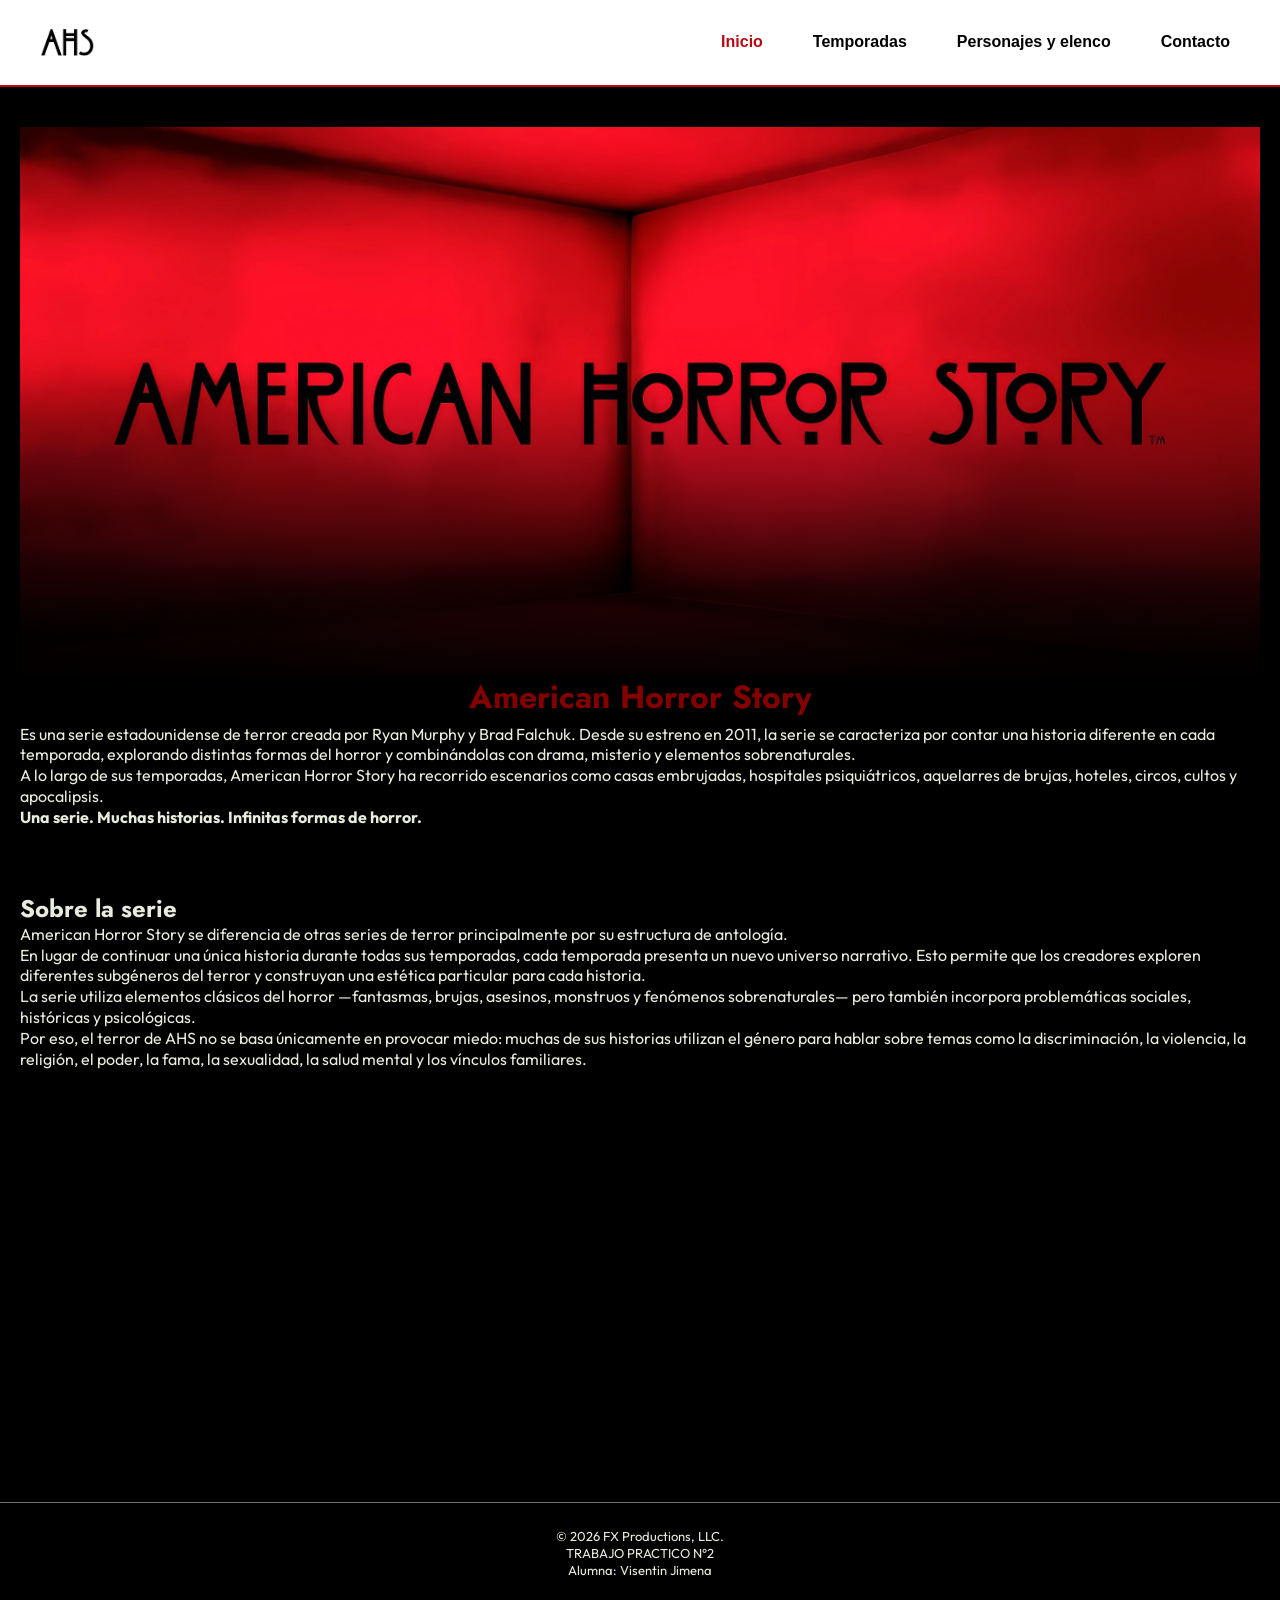
<file: index.html>
<!DOCTYPE html>
<html lang="es">
<head>
    <link rel="stylesheet" href="./css/global.css">
    <meta charset="UTF-8">
    <meta name="viewport" content="width=device-width, initial-scale=1.0">
    <title>INICIO</title>

    <link rel="preconnect" href="https://fonts.googleapis.com">
    <link rel="preconnect" href="https://fonts.gstatic.com" crossorigin>
    <link href="https://fonts.googleapis.com/css2?family=Outfit:wght@100..900&display=swap" rel="stylesheet">

    <link rel="preconnect" href="https://fonts.googleapis.com">
    <link rel="preconnect" href="https://fonts.gstatic.com" crossorigin>
    <link href="https://fonts.googleapis.com/css2?family=Jost:ital,wght@0,100..900;1,100..900&display=swap" rel="stylesheet">

    <link rel="stylesheet" href="css/global.css">
    <link rel="stylesheet" href="css/inicio.css">
    
    <link rel="shortcut icon" href="img/favicon.svg" type="image/x-icon">
</head>

<body>
    <header>
        <a href="index.html">
            <img src="img/AHS-LOGO.webp" alt="AHS-LOGO">
        </a>

        <nav>
            <ul>
                <li>
                    <a href="index.html" class="paginaActual">Inicio</a>
                </li>
                <li>
                    <a href="temporadas.html">Temporadas</a>
                </li>
                <li>
                    <a href="personajes.html">Personajes y elenco</a>
                </li>
                <li>
                    <a href="sobre.html">Contacto</a>
                </li>
            </ul>
        </nav>
    </header>

    <main>
        <section class="hero">
            <img src="img/banner-principal.webp" alt="banner-principal">
            <h1>American Horror Story</h1>
            <div class="textoHero">

                <p>Es una serie estadounidense de terror creada por Ryan Murphy y Brad Falchuk. Desde su estreno en 2011, la serie se caracteriza por contar una historia diferente en cada temporada, explorando distintas formas del horror y combinándolas con drama, misterio y elementos sobrenaturales.</p>
                <p>A lo largo de sus temporadas, American Horror Story ha recorrido escenarios como casas embrujadas, hospitales psiquiátricos, aquelarres de brujas, hoteles, circos, cultos y apocalipsis.</p>
                <p>
                    <strong>Una serie. Muchas historias. Infinitas formas de horror.</strong>
                </p>
                
            </div>
        </section>
        <section>
            <h2>Sobre la serie</h2>
             <div>
                 <p>American Horror Story se diferencia de otras series de terror principalmente por su estructura de antología.</p>
                 <P>En lugar de continuar una única historia durante todas sus temporadas, cada temporada presenta un nuevo universo narrativo. Esto permite que los creadores exploren diferentes subgéneros del terror y construyan una estética particular para cada historia.</P>
                 <P>La serie utiliza elementos clásicos del horror —fantasmas, brujas, asesinos, monstruos y fenómenos sobrenaturales— pero también incorpora problemáticas sociales, históricas y psicológicas.</P>
                 <P>Por eso, el terror de AHS no se basa únicamente en provocar miedo: muchas de sus historias utilizan el género para hablar sobre temas como la discriminación, la violencia, la religión, el poder, la fama, la sexualidad, la salud mental y los vínculos familiares.</P>
             </div>

        </section>
        <section class="playlist">
            <iframe data-testid="embed-iframe" style="border-radius:12px" src="https://open.spotify.com/embed/playlist/5Vlx6B10GA0cK6dotvrsnj?utm_source=generator&si=80122e6999e44d10" width="100%" height="352" frameBorder="0" allowfullscreen="" allow="autoplay; clipboard-write; encrypted-media; fullscreen; picture-in-picture" loading="lazy"></iframe>
        </section>
    </main>
    
    <footer>
        <p>&copy; 2026 FX Productions, LLC.</p>
        <p>TRABAJO PRACTICO N°2</p>
        <p>Alumna: Visentin Jimena </p>
    </footer>
</body>
</html>
</file>
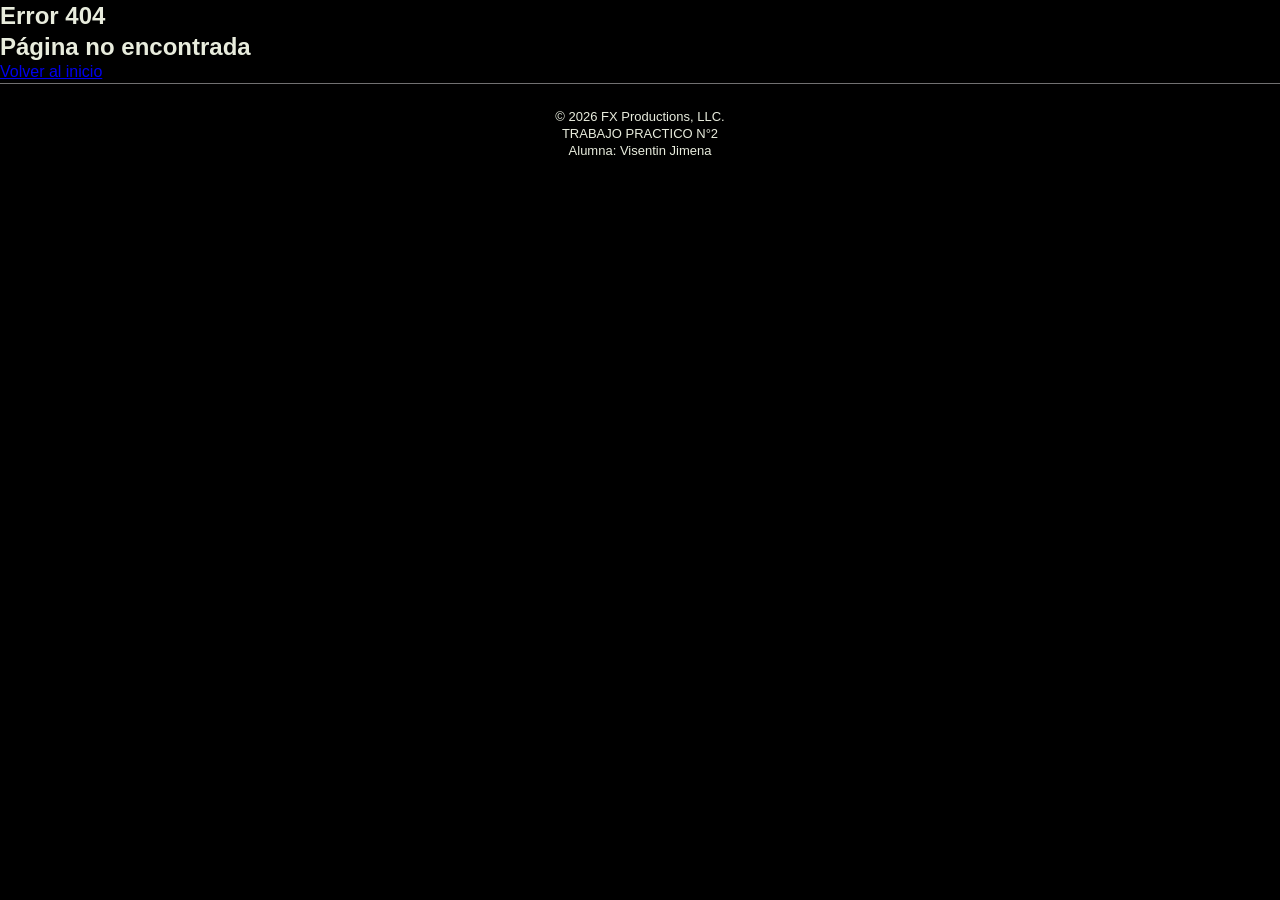
<file: 404ERROR.html>
<!DOCTYPE html>
<html lang="en">
<head>
    <meta charset="UTF-8">
    <meta name="viewport" content="width=device-width, initial-scale=1.0">
    <title>404ERROR</title>
    
    <link rel="stylesheet" href="css/global.css">
    
    <link rel="shortcut icon" href="img/favicon.svg" type="image/x-icon">
</head>
<body>
    <section>
        <h1>Error 404</h1>
        <h2>Página no encontrada</h2>
        <a href="index.html">Volver al inicio</a>
    </section>

    <footer>
        <p>&copy; 2026 FX Productions, LLC.</p>
        <p>TRABAJO PRACTICO N°2</p>
        <p>Alumna: Visentin Jimena </p>
    </footer>
</body>
</html>
</file>
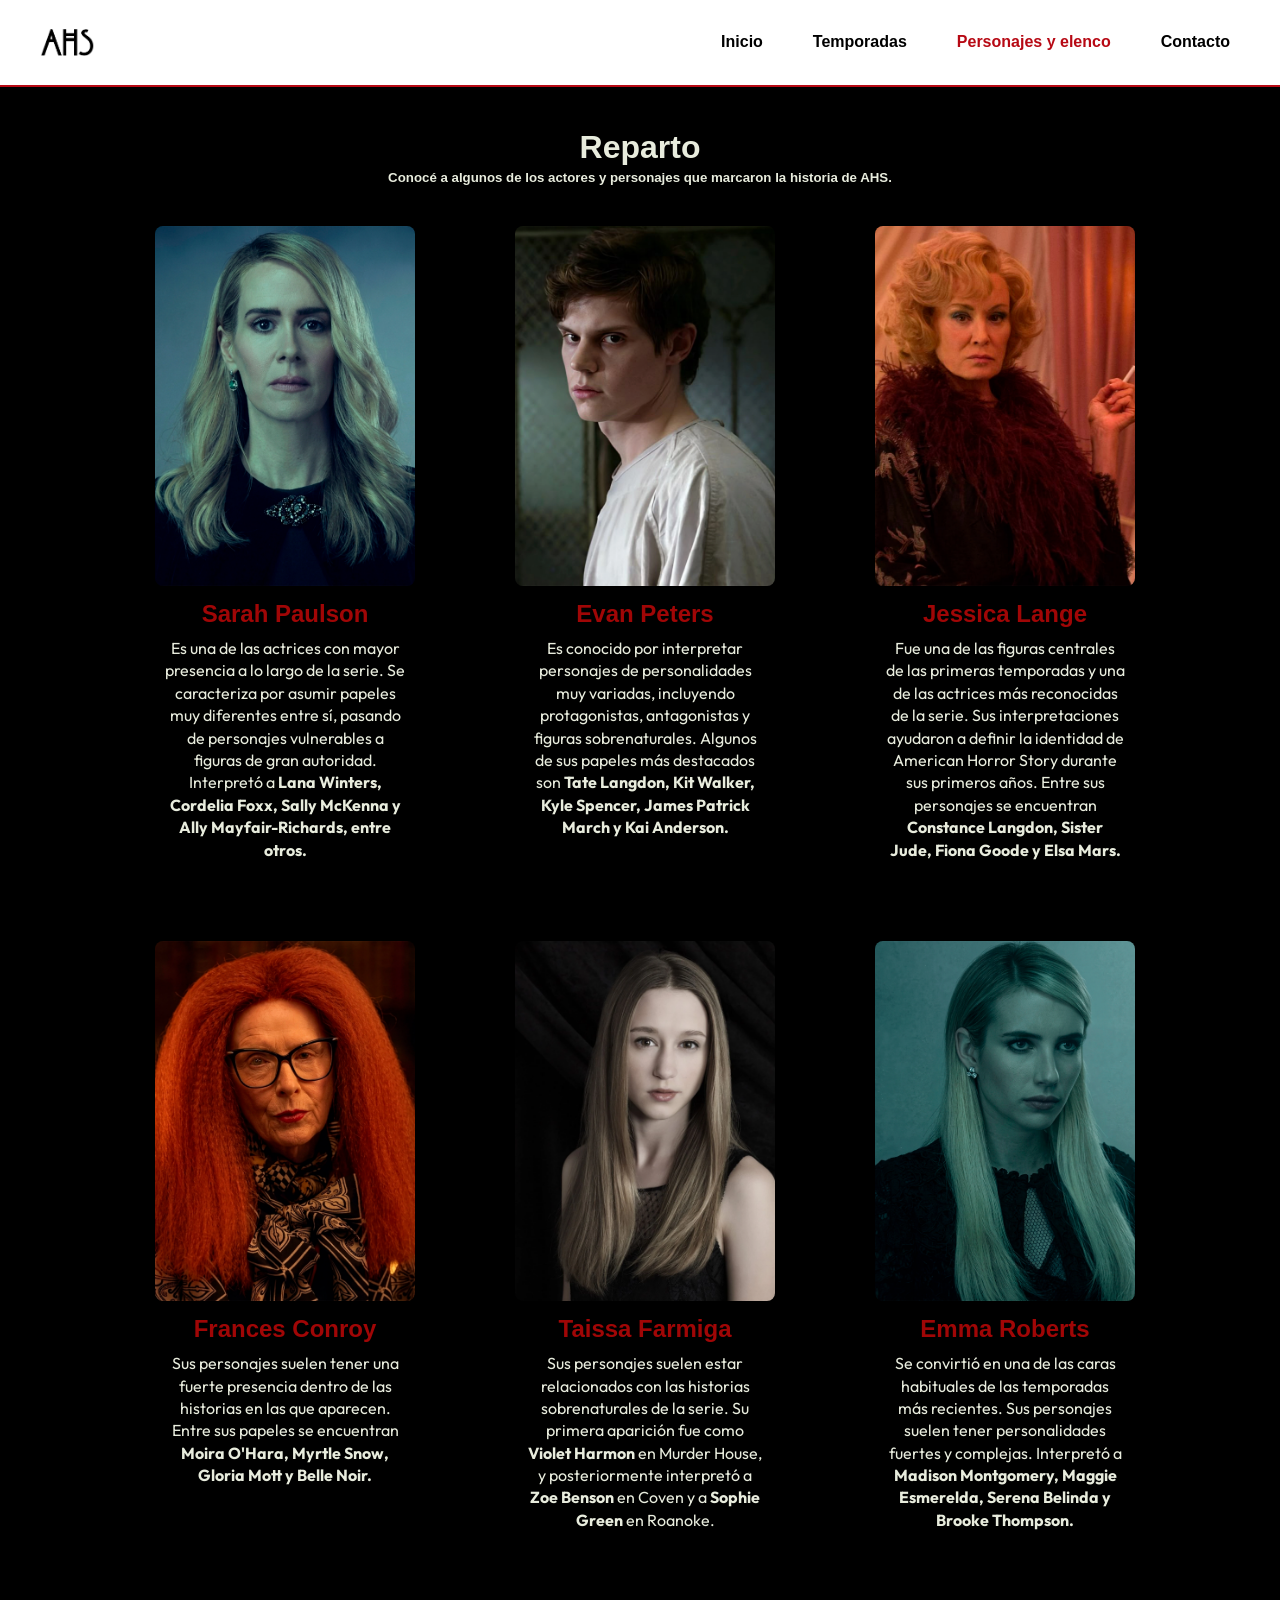
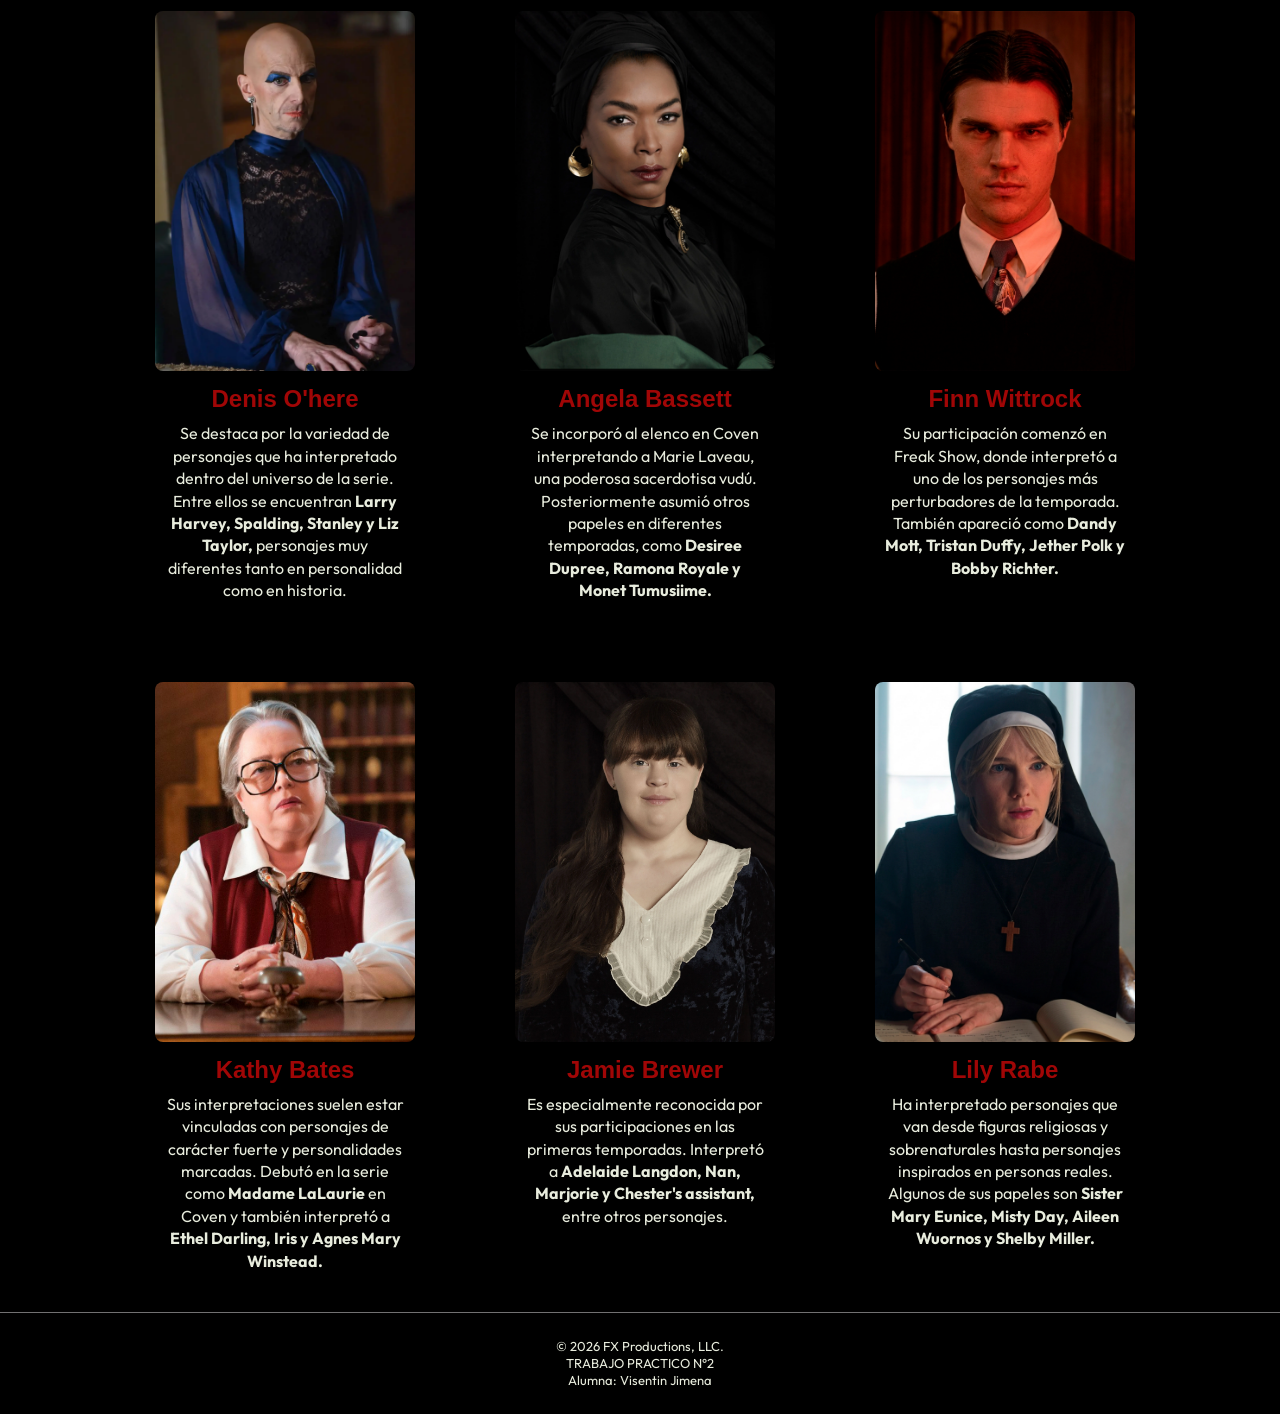
<file: personajes.html>
<!DOCTYPE html>
<html lang="es">
<head>
    <link rel="stylesheet" href="./css/global.css">
    <meta charset="UTF-8">
    <meta name="viewport" content="width=device-width, initial-scale=1.0">
    <title>PERSONAJES</title>

    <link rel="preconnect" href="https://fonts.googleapis.com">
    <link rel="preconnect" href="https://fonts.gstatic.com" crossorigin>
    <link href="https://fonts.googleapis.com/css2?family=Outfit:wght@100..900&display=swap" rel="stylesheet">

    <link rel="preconnect" href="https://fonts.googleapis.com">
    <link rel="preconnect" href="https://fonts.gstatic.com" crossorigin>
    <link href="https://fonts.googleapis.com/css2?family=Special+Elite&display=swap" rel="stylesheet">

    <link rel="stylesheet" href="css/global.css">
    <link rel="stylesheet" href="css/personajes.css">

    <link rel="shortcut icon" href="img/favicon.svg" type="image/x-icon">
</head>

<body>
    <header>
        <a href="index.html">
           <img src="img/AHS-LOGO.webp" alt="AHS-LOGO">
        </a>

         <nav>
            <ul>
                <li>
                    <a href="index.html">Inicio</a>
                </li>
                <li>
                    <a href="temporadas.html">Temporadas</a>
                </li>
                <li>
                    <a href="personajes.html" class="paginaActual">Personajes y elenco</a>
                </li>
                <li>
                    <a href="sobre.html">Contacto</a>
                </li>
            </ul>
        </nav>
    </header>
    <main>
      <h1 class="Reparto">
        Reparto
      </h1>
      <h5 class="Reparto"> Conocé a algunos de los actores y personajes que marcaron la historia de AHS.</h5>
    <section class="actores">

    <div class="Personajes">
        <div class="imgContenedor"><img src="img/sarah-paulson.webp" alt="sarah-paulson">
        </div>
        <h2>Sarah Paulson</h2>
        <p>Es una de las actrices con mayor presencia a lo largo de la serie. Se caracteriza por asumir papeles muy diferentes entre sí, pasando de personajes vulnerables a figuras de gran autoridad. Interpretó a <strong>Lana Winters, Cordelia Foxx, Sally McKenna y Ally Mayfair-Richards, entre otros.</strong>
        </p>
    </div>

    <div class="Personajes">
      <div class="imgContenedor"><img src="img/evan-peters.webp" alt="evan-peters">
      </div>
      <h2>Evan Peters</h2>
      <p>Es conocido por interpretar personajes de personalidades muy variadas, incluyendo protagonistas, antagonistas y figuras sobrenaturales. Algunos de sus papeles más destacados son <strong>Tate Langdon, Kit Walker, Kyle Spencer, James Patrick March y Kai Anderson.</strong>
    </p>
    </div>

    <div class="Personajes">
      <div class="imgContenedor"><img src="img/jessica-lange.webp" alt="jessica-lange">
      </div>
      <h2>Jessica Lange</h2>
      <p>Fue una de las figuras centrales de las primeras temporadas y una de las actrices más reconocidas de la serie. Sus interpretaciones ayudaron a definir la identidad de American Horror Story durante sus primeros años. Entre sus personajes se encuentran <strong>Constance Langdon, Sister Jude, Fiona Goode y Elsa Mars.</strong>
    </p>
    </div>

    <div class="Personajes">
      <div class="imgContenedor"><img src="img/frances-conroy.webp" alt="frances-conroy">
      </div>
      <h2>Frances Conroy</h2>
      <p>Sus personajes suelen tener una fuerte presencia dentro de las historias en las que aparecen. Entre sus papeles se encuentran <strong>Moira O'Hara, Myrtle Snow, Gloria Mott y Belle Noir.</strong>
    </p>
    </div>

    <div class="Personajes">
      <div class="imgContenedor"><img src="img/taissa-farmiga.webp" alt="taissa-farmiga">
      </div>
      <h2>Taissa Farmiga</h2>
      <p>Sus personajes suelen estar relacionados con las historias sobrenaturales de la serie. Su primera aparición fue como <strong>Violet Harmon</strong> en Murder House, y posteriormente interpretó a <strong>Zoe Benson</strong> en Coven y a <strong>Sophie Green</strong> en Roanoke.</p>
    </div>

    <div class="Personajes">
      <div class="imgContenedor"><img src="img/emma-roberts.webp" alt="emma-roberts">
      </div>
      <h2>Emma Roberts</h2>
      <p>Se convirtió en una de las caras habituales de las temporadas más recientes. Sus personajes suelen tener personalidades fuertes y complejas. Interpretó a <strong>Madison Montgomery, Maggie Esmerelda, Serena Belinda y Brooke Thompson.</strong>
    </p>
    </div>

    <div class="Personajes">
      <div class="imgContenedor"><img src="img/denis-ohare.webp" alt="denis-ohare">
      </div>
      <h2>Denis O'here</h2>
      <p>Se destaca por la variedad de personajes que ha interpretado dentro del universo de la serie. Entre ellos se encuentran <strong>Larry Harvey, Spalding, Stanley y Liz Taylor,</strong> personajes muy diferentes tanto en personalidad como en historia.
    </p>
    </div>

    <div class="Personajes">
      <div class="imgContenedor"><img src="img/angela-bassett.webp" alt="angela-bassett">
      </div>
      <h2>Angela Bassett</h2>
      <p>Se incorporó al elenco en Coven interpretando a Marie Laveau, una poderosa sacerdotisa vudú. Posteriormente asumió otros papeles en diferentes temporadas, como <strong>Desiree Dupree, Ramona Royale y Monet Tumusiime.</strong>
    </p>
    </div>

    <div class="Personajes">
      <div class="imgContenedor"><img src="img/finn-wittrock.webp" alt="finn-wittrock">
      </div>
      <h2>Finn Wittrock</h2>
      <p>Su participación comenzó en Freak Show, donde interpretó a uno de los personajes más perturbadores de la temporada. También apareció como <strong>Dandy Mott, Tristan Duffy, Jether Polk y Bobby Richter.</strong>
    </p>
    </div>
    
    <div class="Personajes">
      <div class="imgContenedor"><img src="img/kathy-bates.webp" alt="kathy-bates">
      </div>
      <h2>Kathy Bates</h2>
      <p>Sus interpretaciones suelen estar vinculadas con personajes de carácter fuerte y personalidades marcadas. Debutó en la serie como <strong>Madame LaLaurie</strong> en Coven y también interpretó a <strong>Ethel Darling, Iris y Agnes Mary Winstead.</strong>
    </p>
    </div>

    <div class="Personajes">
      <div class="imgContenedor"><img src="img/jamie-brewer.webp" alt="jamie-brewer">
      </div>
      <h2>Jamie Brewer</h2>
      <p>Es especialmente reconocida por sus participaciones en las primeras temporadas. Interpretó a <strong>Adelaide Langdon, Nan, Marjorie y Chester's assistant,</strong> entre otros personajes.
    </p>
    </div>
    
    <div class="Personajes">
      <div class="imgContenedor"><img src="img/lily-rabe.webp" alt="lily-rabe">
      </div>
      <h2>Lily Rabe</h2>
      <p>Ha interpretado personajes que van desde figuras religiosas y sobrenaturales hasta personajes inspirados en personas reales. Algunos de sus papeles son <strong>Sister Mary Eunice, Misty Day, Aileen Wuornos y Shelby Miller.</strong>
    </p>
    </div>

  </section>
    </main>
    <footer>
        <p>&copy; 2026 FX Productions, LLC.</p>
        <p>TRABAJO PRACTICO N°2</p>
        <p>Alumna: Visentin Jimena </p>
    </footer>
</body>
</html>
</file>
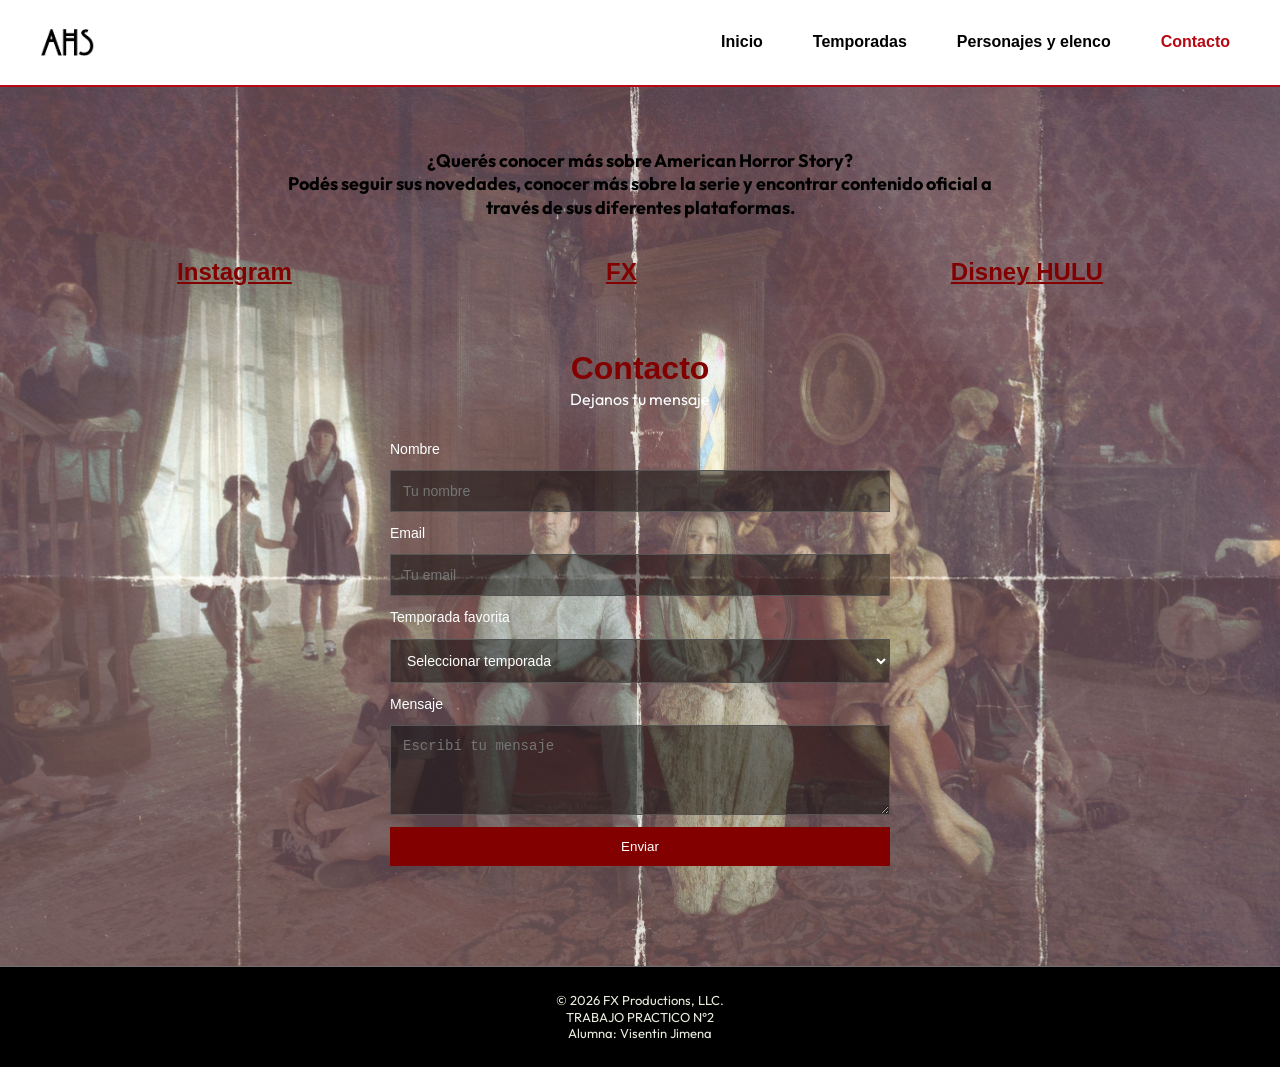
<file: sobre.html>
<!DOCTYPE html>
<html lang="es">
<head>
    <link rel="stylesheet" href="./css/global.css">
    <meta charset="UTF-8">
    <meta name="viewport" content="width=device-width, initial-scale=1.0">
    <title>CONTACTO</title>

    <link rel="preconnect" href="https://fonts.googleapis.com">
    <link rel="preconnect" href="https://fonts.gstatic.com" crossorigin>
    <link href="https://fonts.googleapis.com/css2?family=Outfit:wght@100..900&display=swap" rel="stylesheet">

    <link rel="preconnect" href="https://fonts.googleapis.com">
    <link rel="preconnect" href="https://fonts.gstatic.com" crossorigin>
    <link href="https://fonts.googleapis.com/css2?family=Special+Elite&display=swap" rel="stylesheet">

    <link rel="stylesheet" href="css/global.css">
    <link rel="stylesheet" href="css/contacto.css">

    <link rel="shortcut icon" href="img/favicon.svg" type="image/x-icon">
</head>

<body>

    <header>
        <a href="index.html">
           <img src="img/AHS-LOGO.webp" alt="AHS-LOGO">
        </a>
  <nav>
            <ul>
                <li>
                    <a href="index.html">Inicio</a>
                </li>
                <li>
                    <a href="temporadas.html">Temporadas</a>
                </li>
                <li>
                    <a href="personajes.html">Personajes y elenco</a>
                </li>
                <li>
                    <a href="sobre.html" class="paginaActual">Contacto</a>
                </li>
            </ul>
        </nav>
    </header>

    <main class="imgContacto">
        <div>
            <p class="textoContacto">
            <strong>¿Querés conocer más sobre American Horror Story?</strong>
            </p> 
            <P class="textoContacto2"> Podés seguir sus novedades, conocer más sobre la serie y encontrar contenido oficial a través de sus diferentes plataformas.
            </P>
            
        </div>
        <div class="enlases">

         <a href="https://www.instagram.com/ahsfx?stkn=MWtxN3FmMTY1ZHJ5Ng==" class="textoIg">
            Instagram 
        </a>
        <a href="https://www.fxnetworks.com/" class="textoFx"> FX        
        </a>
        <a href=https://www.disneyplus.com/es-ar class="textoDisney"> Disney HULU 
        </a>
        </div>
        
    <section class="contacto">
        <h1>Contacto</h1>
        <p>Dejanos tu mensaje</p>

        <form>

            <label for="nombre">Nombre</label>
            <input type="text" id="nombre" placeholder="Tu nombre">

            <label for="email">Email</label>
            <input type="email" id="email" placeholder="Tu email">

            <label for="temporada">Temporada favorita</label>
            <select id="temporada">
                <option>Seleccionar temporada</option>
                <option>Murder House</option>
                <option>Asylum</option>
                <option>Coven</option>
                <option>Hotel</option>
                <option>Freak Show</option>
                <option>Otra</option>
            </select>

            <label for="mensaje">Mensaje</label>
            <textarea id="mensaje" rows="4" placeholder="Escribí tu mensaje"></textarea>

            <button type="submit">Enviar</button>

        </form>

    </section>
    
    </main>
     <footer>
        <p>&copy; 2026 FX Productions, LLC.</p></p>
        <p>TRABAJO PRACTICO N°2</p>
        <p>Alumna: Visentin Jimena </p>
    </footer>
</body>
</html>
</file>
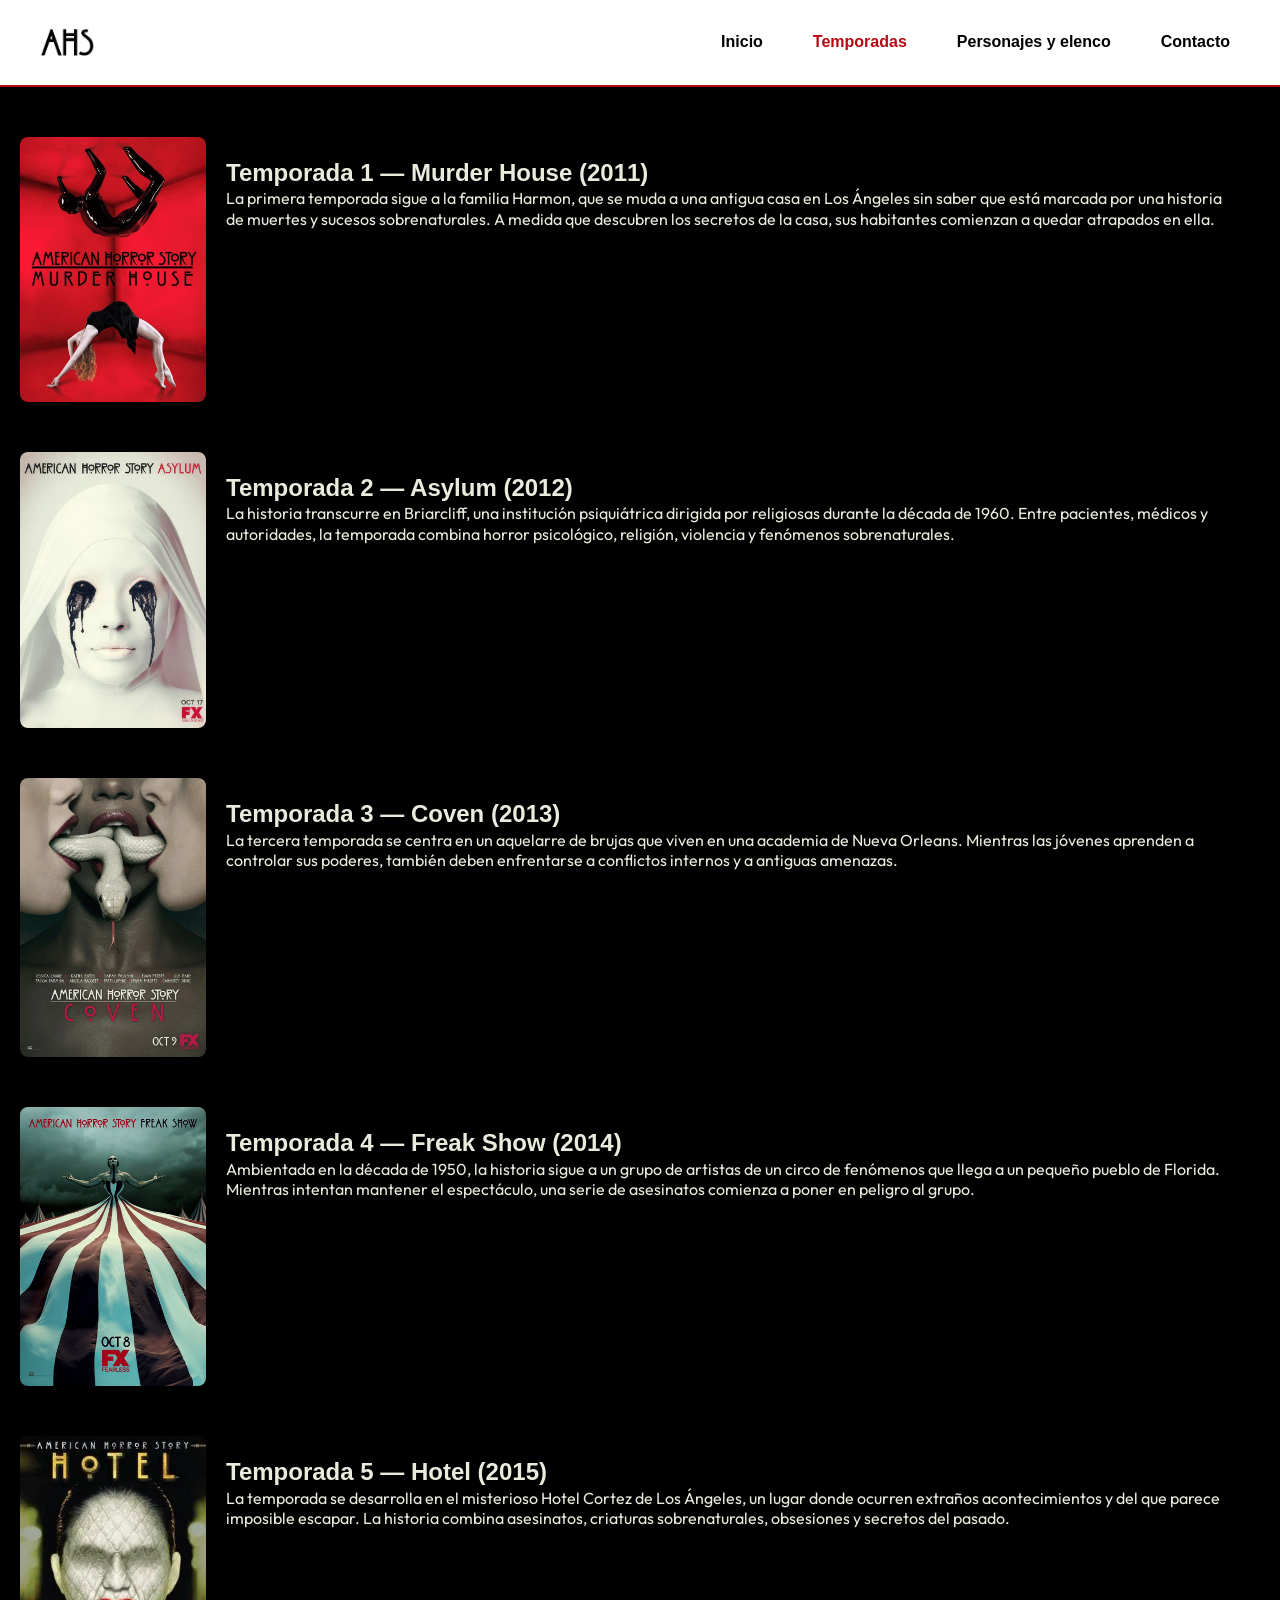
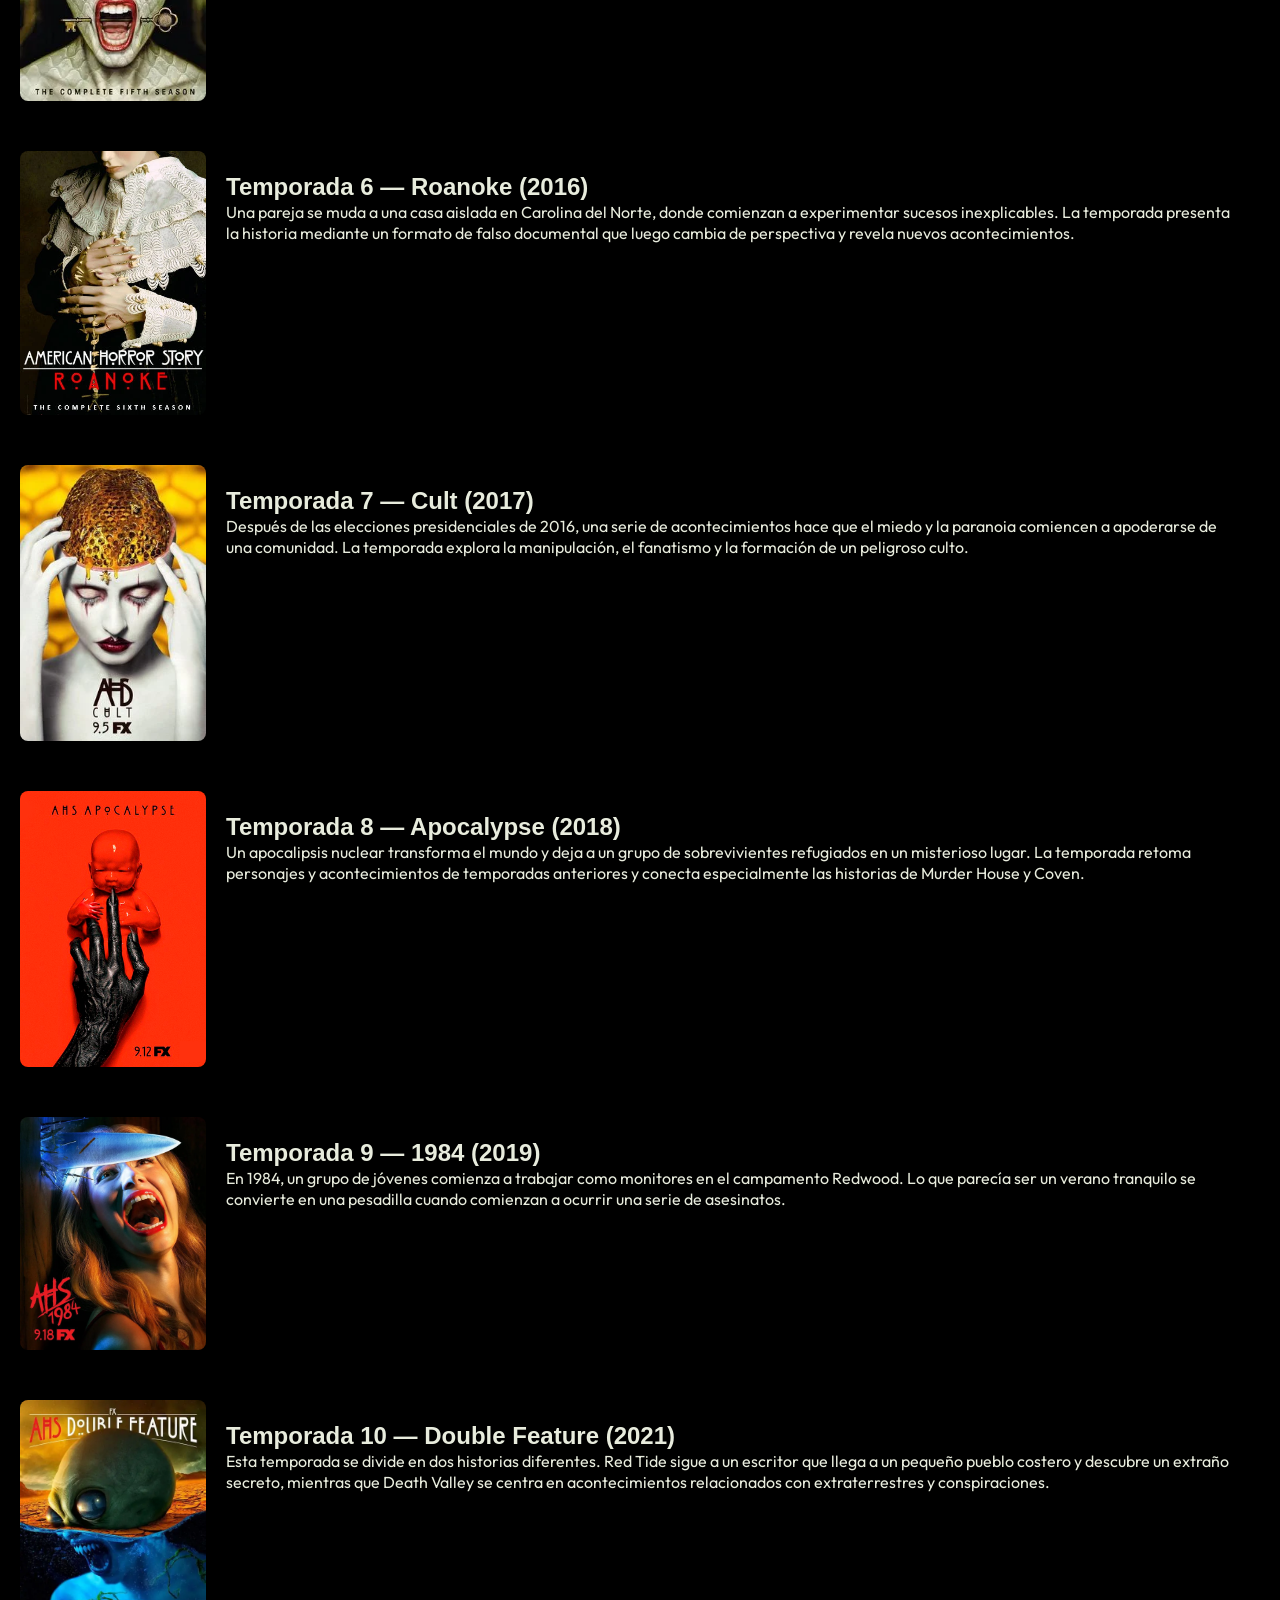
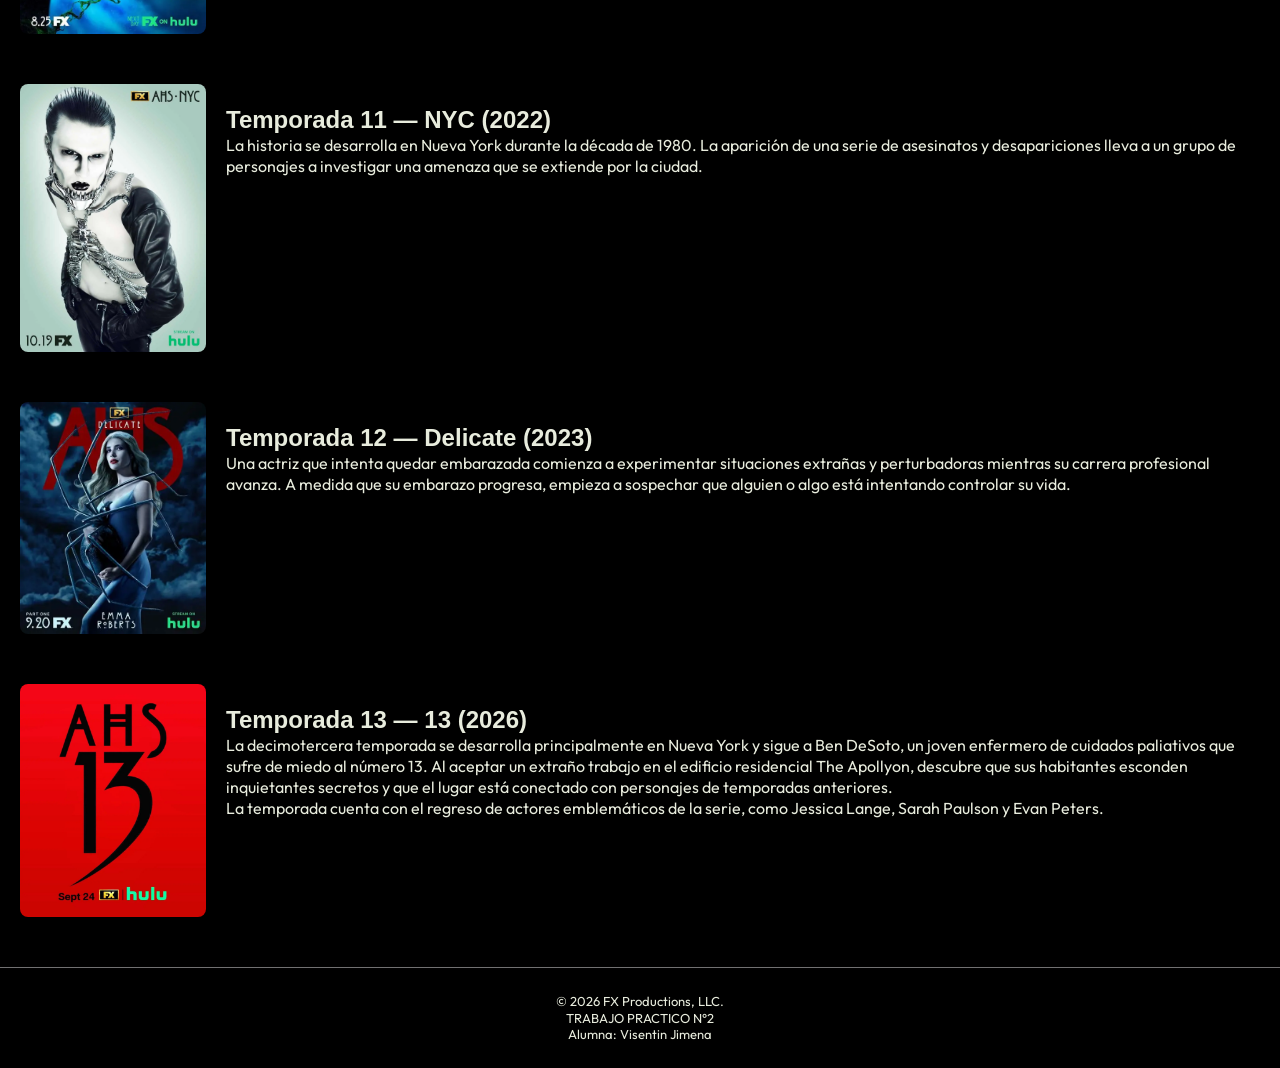
<file: temporadas.html>
<!DOCTYPE html>
<html lang="es">
<head>
    <link rel="stylesheet" href="./css/global.css">
    <meta charset="UTF-8">
    <meta name="viewport" content="width=device-width, initial-scale=1.0">
    <title>TEMPORADAS</title>

    <link rel="preconnect" href="https://fonts.googleapis.com">
    <link rel="preconnect" href="https://fonts.gstatic.com" crossorigin>
    <link href="https://fonts.googleapis.com/css2?family=Outfit:wght@100..900&display=swap" rel="stylesheet">

    <link rel="preconnect" href="https://fonts.googleapis.com">
    <link rel="preconnect" href="https://fonts.gstatic.com" crossorigin>
    <link href="https://fonts.googleapis.com/css2?family=Special+Elite&display=swap" rel="stylesheet">

    <link rel="stylesheet" href="css/global.css">
    <link rel="stylesheet" href="css/temporadas.css">

    <link rel="shortcut icon" href="img/favicon.svg" type="image/x-icon">
</head>

<body>
    <header>
        <a href="index.html">
           <img src="img/AHS-LOGO.webp" alt="AHS-LOGO">
        </a>

         <nav>
            <ul>
                <li>
                    <a href="index.html">Inicio</a>
                </li>
                <li>
                    <a href="temporadas.html" class="paginaActual">Temporadas</a>
                </li>
                <li>
                    <a href="personajes.html">Personajes y elenco</a>
                </li>
                <li>
                    <a href="sobre.html">Contacto</a>
                </li>
            </ul>
        </nav>
    </header>  

    <main>
        <section class="temporadas">
                <img src="img/temp1.webp" alt="temp1" class="temporadasImg">
          
            <div class="textoTemporadas">
                 <h2>Temporada 1 — Murder House (2011)</h2>
                 <p>La primera temporada sigue a la familia Harmon, que se muda a una antigua casa en Los Ángeles sin saber que está marcada por una historia de muertes y sucesos sobrenaturales. A medida que descubren los secretos de la casa, sus habitantes comienzan a quedar atrapados en ella.</p>
            </div>
        </section>
         <section class="temporadas">
                <img src="img/temp2.webp" alt="temp2" class="temporadasImg">
          
            <div class="textoTemporadas">
                 <h2>Temporada 2 — Asylum (2012)</h2>
                 <p>La historia transcurre en Briarcliff, una institución psiquiátrica dirigida por religiosas durante la década de 1960. Entre pacientes, médicos y autoridades, la temporada combina horror psicológico, religión, violencia y fenómenos sobrenaturales.</p>
            </div>
        </section>
        <section class="temporadas">
                <img src="img/temp3.webp" alt="temp3" class="temporadasImg">
          
            <div class="textoTemporadas">
                 <h2>Temporada 3 — Coven (2013)</h2>
                 <p>La tercera temporada se centra en un aquelarre de brujas que viven en una academia de Nueva Orleans. Mientras las jóvenes aprenden a controlar sus poderes, también deben enfrentarse a conflictos internos y a antiguas amenazas.</p>
            </div>
        </section>
         <section class="temporadas">
                <img src="img/temp4.webp" alt="temp4" class="temporadasImg">
          
            <div class="textoTemporadas">
                 <h2>Temporada 4 — Freak Show (2014)</h2>
                 <p>Ambientada en la década de 1950, la historia sigue a un grupo de artistas de un circo de fenómenos que llega a un pequeño pueblo de Florida. Mientras intentan mantener el espectáculo, una serie de asesinatos comienza a poner en peligro al grupo.</p>
            </div>
        </section>
        <section class="temporadas">
                <img src="img/temp5.webp" alt="temp5" class="temporadasImg">
          
            <div class="textoTemporadas">
                 <h2>Temporada 5 — Hotel (2015)</h2>
                 <p>La temporada se desarrolla en el misterioso Hotel Cortez de Los Ángeles, un lugar donde ocurren extraños acontecimientos y del que parece imposible escapar. La historia combina asesinatos, criaturas sobrenaturales, obsesiones y secretos del pasado.</p>
            </div>
        </section>
        <section class="temporadas">
                <img src="img/temp6.webp" alt="temp6" class="temporadasImg">
          
            <div class="textoTemporadas">
                 <h2>Temporada 6 — Roanoke (2016)</h2>
                 <p>Una pareja se muda a una casa aislada en Carolina del Norte, donde comienzan a experimentar sucesos inexplicables. La temporada presenta la historia mediante un formato de falso documental que luego cambia de perspectiva y revela nuevos acontecimientos.</p>
            </div>
        </section>
        <section class="temporadas">
                <img src="img/temp7.webp" alt="temp7" class="temporadasImg">
          
            <div class="textoTemporadas">
                 <h2>Temporada 7 — Cult (2017)</h2>
                 <p>Después de las elecciones presidenciales de 2016, una serie de acontecimientos hace que el miedo y la paranoia comiencen a apoderarse de una comunidad. La temporada explora la manipulación, el fanatismo y la formación de un peligroso culto.</p>
            </div>
        </section>
        <section class="temporadas">
                <img src="img/temp8.webp" alt="temp8" class="temporadasImg">
          
            <div class="textoTemporadas">
                 <h2>Temporada 8 — Apocalypse (2018)</h2>
                 <p>Un apocalipsis nuclear transforma el mundo y deja a un grupo de sobrevivientes refugiados en un misterioso lugar. La temporada retoma personajes y acontecimientos de temporadas anteriores y conecta especialmente las historias de Murder House y Coven.</p>
            </div>
        </section>
        <section class="temporadas">
                <img src="img/temp9.webp" alt="temp9" class="temporadasImg">
          
            <div class="textoTemporadas">
                 <h2>Temporada 9 — 1984 (2019)</h2>
                 <p>En 1984, un grupo de jóvenes comienza a trabajar como monitores en el campamento Redwood. Lo que parecía ser un verano tranquilo se convierte en una pesadilla cuando comienzan a ocurrir una serie de asesinatos.</p>
            </div>
        </section>
        <section class="temporadas">
                <img src="img/temp10.webp" alt="temp10" class="temporadasImg">
          
            <div class="textoTemporadas">
                 <h2>Temporada 10 — Double Feature (2021)</h2>
                 <p>Esta temporada se divide en dos historias diferentes. Red Tide sigue a un escritor que llega a un pequeño pueblo costero y descubre un extraño secreto, mientras que Death Valley se centra en acontecimientos relacionados con extraterrestres y conspiraciones.</p>
            </div>
        </section>
         <section class="temporadas">
                <img src="img/temp11.webp" alt="temp11" class="temporadasImg">
          
            <div class="textoTemporadas">
                 <h2>Temporada 11 — NYC (2022)</h2>
                 <p>La historia se desarrolla en Nueva York durante la década de 1980. La aparición de una serie de asesinatos y desapariciones lleva a un grupo de personajes a investigar una amenaza que se extiende por la ciudad.</p>
            </div>
        </section>
         <section class="temporadas">
                <img src="img/temp12.webp" alt="temp12" class="temporadasImg">
          
            <div class="textoTemporadas">
                 <h2>Temporada 12 — Delicate (2023)</h2>
                 <p>Una actriz que intenta quedar embarazada comienza a experimentar situaciones extrañas y perturbadoras mientras su carrera profesional avanza. A medida que su embarazo progresa, empieza a sospechar que alguien o algo está intentando controlar su vida.</p>
            </div>
        </section>


         <section class="temporadas">
                <img src="img/temp13.webp" alt="temp13" class="temporadasImg">
          
            <div class="textoTemporadas">
                 <h2>Temporada 13 — 13 (2026)</h2>
                 <p>La decimotercera temporada se desarrolla principalmente en Nueva York y sigue a Ben DeSoto, un joven enfermero de cuidados paliativos que sufre de miedo al número 13. Al aceptar un extraño trabajo en el edificio residencial The Apollyon, descubre que sus habitantes esconden inquietantes secretos y que el lugar está conectado con personajes de temporadas anteriores.
                    
                <p>La temporada cuenta con el regreso de actores emblemáticos de la serie, como Jessica Lange, Sarah Paulson y Evan Peters.</p>
            </div>
        </section>


    </main>

    <footer>
        <p>&copy; 2026 FX Productions, LLC.</p>
        <p>TRABAJO PRACTICO N°2</p>
        <p>Alumna: Visentin Jimena </p>
    </footer>
</body>
</html>
</file>
<file: css/global.css>
*{
box-sizing: border-box;
margin: 0;
padding: 0;
}

body {
    font-family:Arial, Helvetica, sans-serif;
    background-color:rgb(0, 0, 0);
    color: rgb(232, 236, 221);
    line-height: 1.3;
}

p {
  font-family: "Outfit", sans-serif;
  font-optical-sizing: auto;
  font-weight: weight;
  font-style: normal;
}

h1, h2, h3, h4, h5, h6  {
  font-family: "Jost", sans-serif;
  font-optical-sizing: auto;
  font-weight: weight;
  font-style: normal;
}

header {
    display:flex;
    justify-content: space-between;
    align-items: center;
    padding: 15px 40px;
    background-color:rgb(255, 255, 255);
    border-bottom:2px solid #b70914;
}

header img {
    height: 55px;
    display: block;
}

nav ul {
    list-style: none;
    display: flex;
    gap: 30px;
}

nav li {
    position: relative;
}

nav a {
    color: black;
    text-decoration: none;
    font-weight: bold;
    padding: 8px 10px;
}

.paginaActual{
    color: #b70914;
}

main {
    max-width: 1100%;
    margin: 40px auto;
    padding: 0 20px;
}

footer {
    text-align: center;
    padding: 25px;
    font-size:small;
    border-top:1px solid #717071;
}
</file>
<file: css/inicio.css>
.hero {
    margin-bottom: 65px;
    position: relative;
    overflow: hidden;

} 

.hero img {
    width: 100%;
    max-height: 550px;
    object-fit: cover;
    z-index: 1;
    display: block;
}

.hero::after {
    content:"";
    position:absolute;
    inset: 0;
    z-index: 2;
    background: linear-gradient(to top, #000 20%, rgba(0, 0, 0, 0.8) 35%, transparent 65%);
}

.hero h1 {
    position: relative;
    font-size:xx-large;
    margin-bottom: 5px;
    color:rgb(131, 0, 0);
    text-align: center;
    z-index: 3;
} 

.hero p {
    position: relative;
    z-index: 3;
}

.playlist { 
    margin-top: 35px;
}
</file>
<file: css/personajes.css>
.actores {
    display: grid;
    grid-template-columns: repeat(3, 1fr);
    gap: 80px 100px;
    max-width: 1000px;
    margin: 40px auto;
    padding: 0 15px;
    box-sizing: border-box;
}

.Reparto {
    text-align: center

}

.Personajes {
    display: flex;
    flex-direction: column;
    align-items: center;
    text-align: center;
    width: 100%;
}

.Personajes img {
    width: 100%;
    height: 100%;
    object-fit: cover;
    transition: transform 0.4s ease, filter 0.4s ease;
}

.imgContenedor {
    width: 260px;
    height: 360px;
    overflow: hidden;
    display: block;
    border-radius: 8px;
    margin: 0 auto 12px auto;
}

.Personajes img {
    width: 100%;
    height: 100%;
    object-fit: cover;
    transition: transform 0.4s ease, filter 0.4s ease;
}

.imgContenedor:hover img{
    transform: scale(1.15);
    filter: brightness(1.1);
}

.Personajes h2 {
    font-size:x-large;
    color: #a00606;
    margin: 0 0 8px 0;
}

.Personajes p {
    font-size: medium;
    max-width: 240px;
    line-height: 1.4;
    margin: 0 auto;
}
</file>
<file: css/contacto.css>
.textoContacto{
    padding-top: 5%;
    padding-left: 15%;
    padding-right: 15%;
    text-align: center;
    color: black;
    font-weight:bolder;
    width: 100%;
    font-size:large;
}

.textoContacto2{
    padding-left: 20%;
    padding-right: 20%;
    text-align: center;
    color: black;
    font-weight:bolder;
    width: 100%;
    font-size:large;
}

.imgContacto {
    background: url(../img/contacto.webp) center/cover no-repeat;
    width: 100%;
    height: auto;
    padding-bottom: 40px;
    margin: 0;
}

.enlases {
    display: flex;
    justify-content: space-around;
    align-items: center;
    width: 100%;
    height: 40%;
    font-size:x-large;
}

.textoIg {
    color: rgb(131, 0, 0);
    text-decoration:underline;
    font-weight: bold;
    padding-top: 3%;
}

.textoFx {
    color: rgb(131, 0, 0);
    text-decoration:underline;
    font-weight: bold;
    padding-top: 3%;
}

.textoDisney {
    color: rgb(131, 0, 0);
    text-decoration:underline;
    font-weight: bold;
    padding-top: 3%;
}

.contacto {
    width: 500px;
    margin: 60px auto;
    color: white;
    font-family: Arial, sans-serif;
}

.contacto h1 {
    color: rgb(131, 0, 0);
    text-align: center;
    font-size: 32px;
}

.contacto p {
    text-align: center;
    margin-bottom: 30px;
}

.contacto form {
    display: flex;
    flex-direction: column;
    gap: 12px;
}

.contacto label {
    font-size: 14px;
}

.contacto input,
.contacto select,
.contacto textarea {
    padding: 12px;
    background: rgba(0, 0, 0, 0.45);
    border: 1px solid #555;
    color: white;
    font-size: 14px;
}

.contacto button {
    padding: 12px;
    background: rgb(131, 0, 0);
    color: white;
    border: none;
    cursor: pointer;
}

.contacto button:hover {
    background: rgb(131, 0, 0);
}
</file>
<file: css/temporadas.css>
.temporadas { 
    display: flex;
    margin: 50px 0px;
}

.temporadas img {
    width: 15%;
    border-radius: 8px;
    transition: transform 0.5s ease;
}

.temporadasImg:hover {
    transform: translateY(-5px);
}

.textoTemporadas {
    font-family:Arial, Helvetica, sans-serif;
    margin: 20px;
}

.temp13 h2{
    color: #f30000;
    text-align: center;
    padding: 10px;
}
</file>
